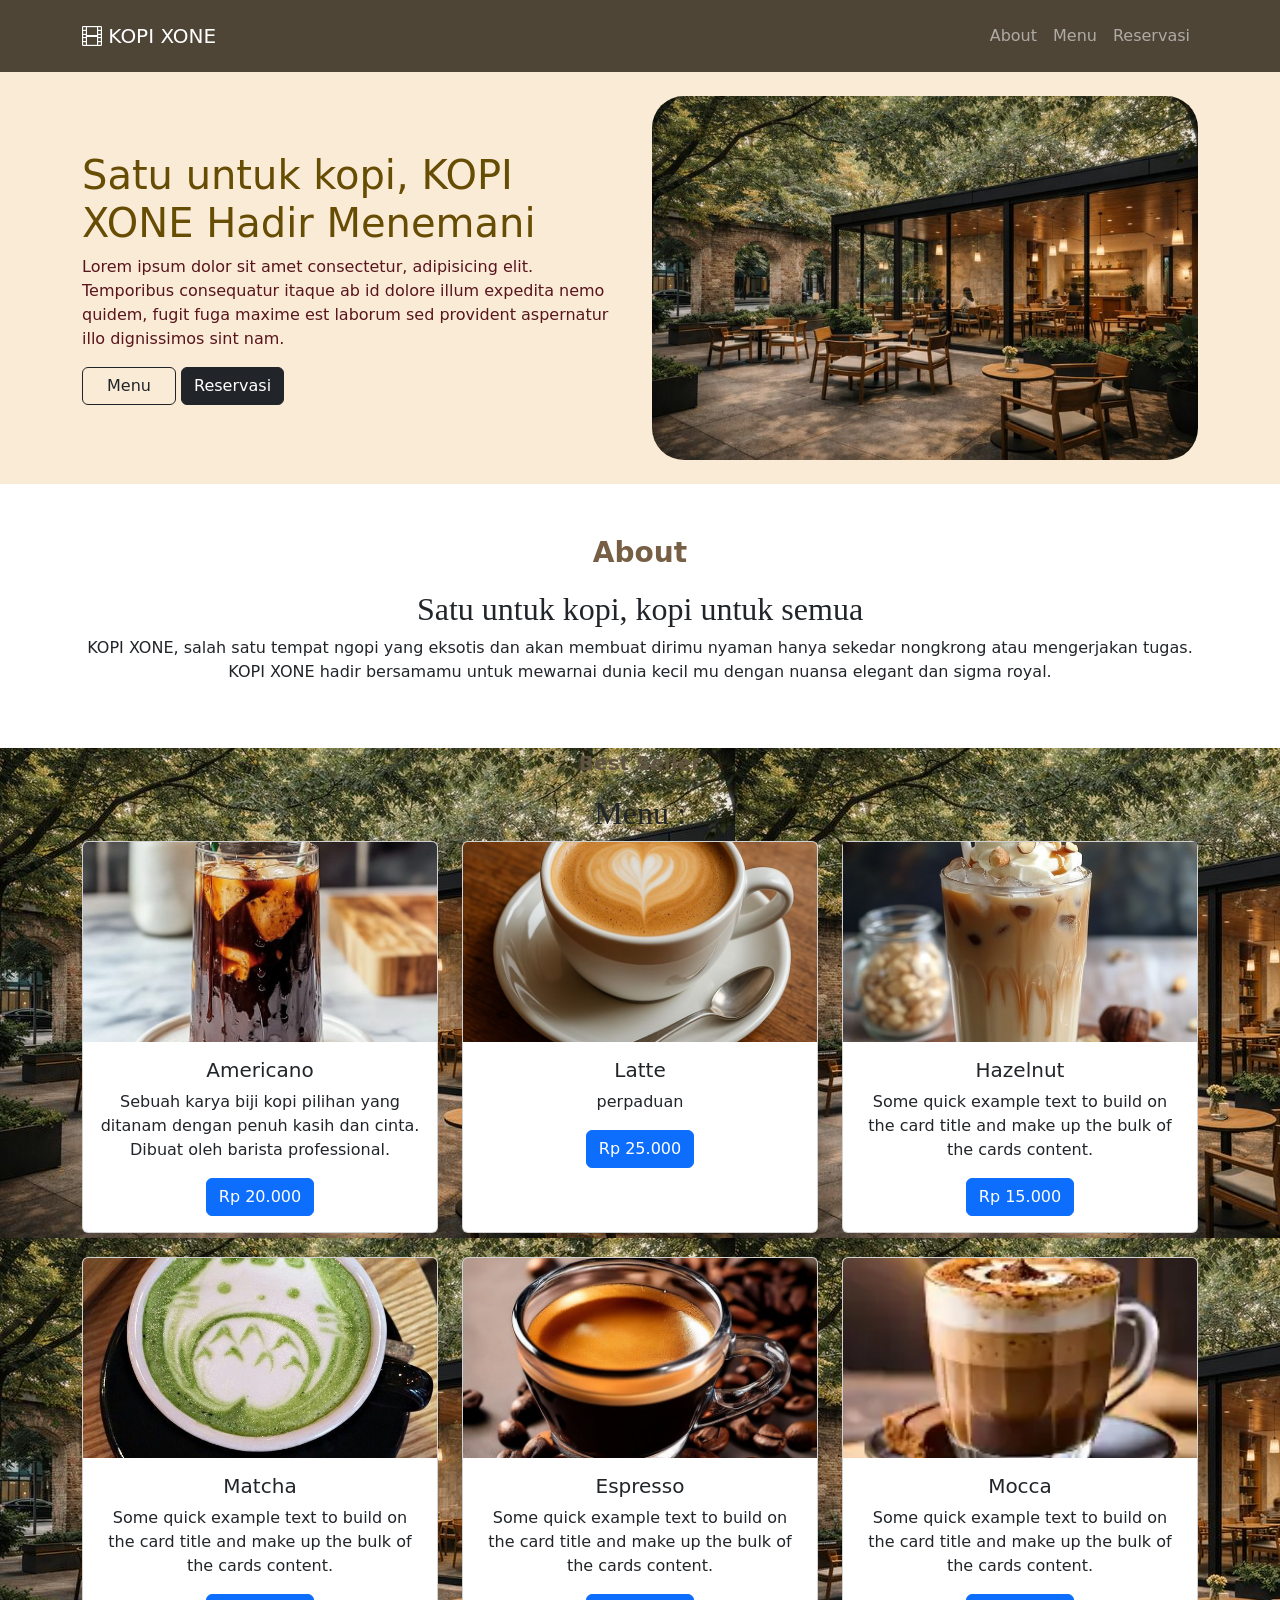
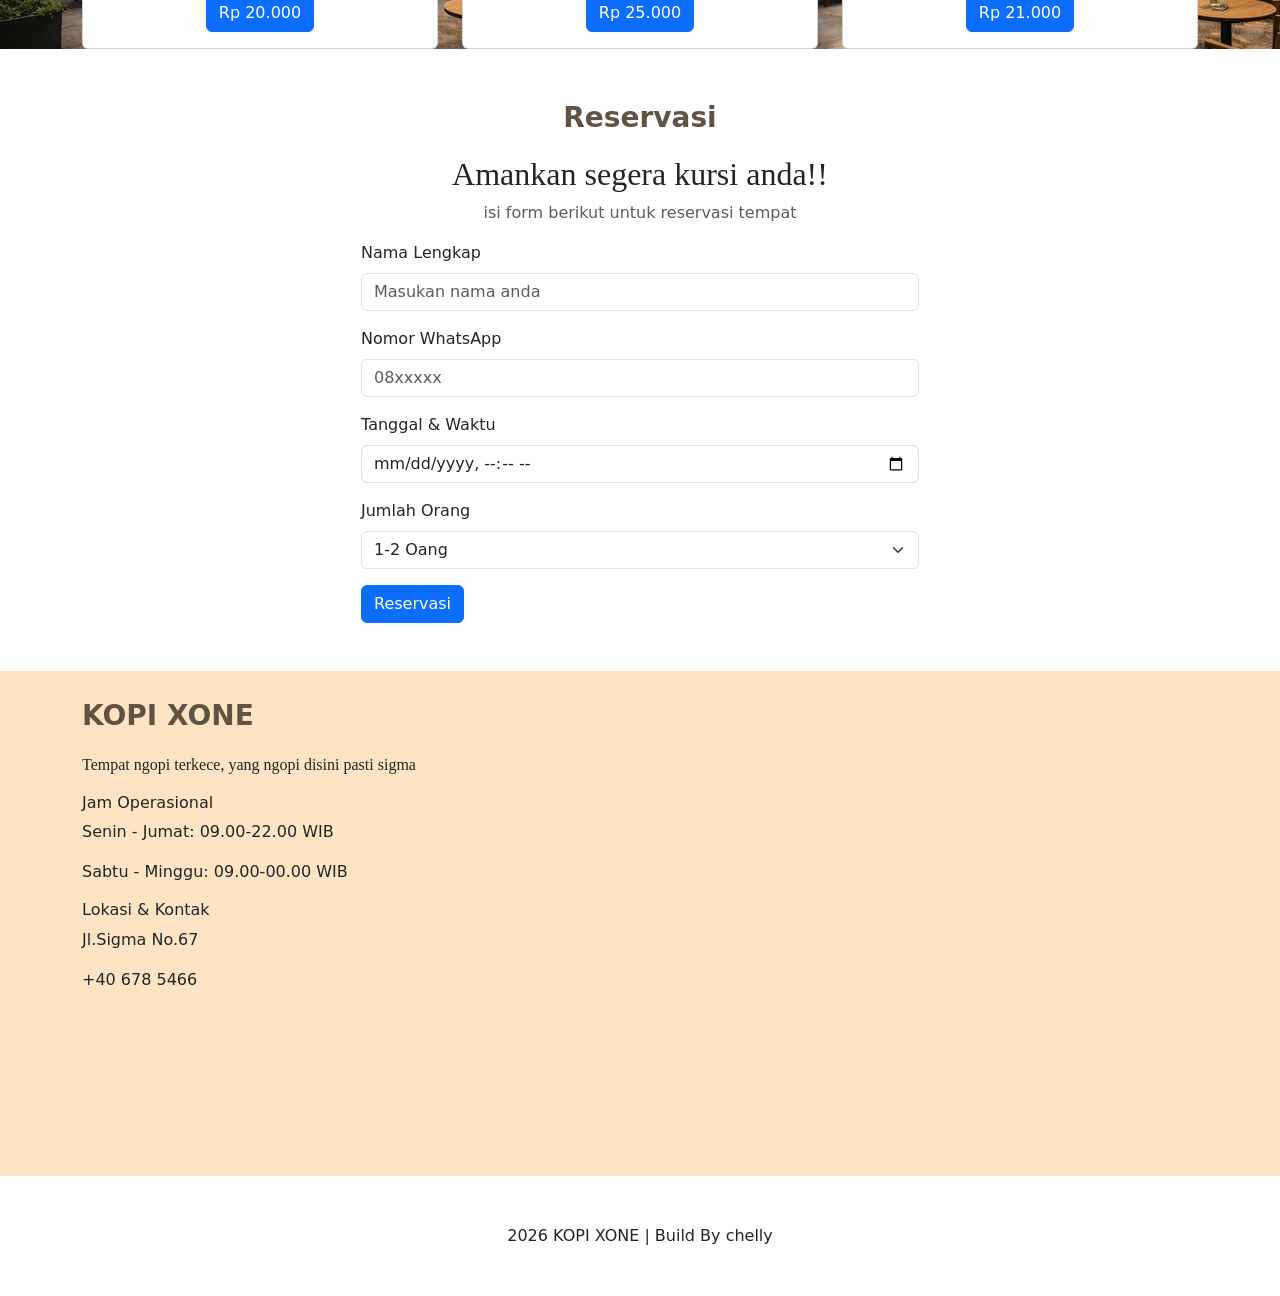
<file: index.html>
<!doctype html>
<html lang="en">
  <head>
    <meta charset="utf-8" />
    <meta name="viewport" content="width=device-width, initial-scale=1" />
    <title>Bootstrap demo</title>
    <link
      href="https://cdn.jsdelivr.net/npm/bootstrap@5.3.8/dist/css/bootstrap.min.css"
      rel="stylesheet"
      integrity="sha384-sRIl4kxILFvY47J16cr9ZwB07vP4J8+LH7qKQnuqkuIAvNWLzeN8tE5YBujZqJLB"
      crossorigin="anonymous"
    />
    <!-- icon -->
    <link
      rel="stylesheet"
      href="https://cdn.jsdelivr.net/npm/bootstrap-icons@1.13.1/font/bootstrap-icons.min.css"
    />
  </head>
  <body>
    <!-- navbar -->
    <nav style="background-color: rgb(78, 69, 55);" class="navbar navbar-expand-lg py-3" data-bs-theme="dark">
      <div class="container">
        <a class="navbar-brand" href="#">
          <i class="bi bi-film"></i> KOPI XONE</a
        >
        <button
          class="navbar-toggler"
          type="button"
          data-bs-toggle="collapse"
          data-bs-target="#navbarNav"
          aria-controls="navbarNav"
          aria-expanded="false"
          aria-label="Toggle navigation"
        >
          <span class="navbar-toggler-icon"></span>
        </button>
        <div class="collapse navbar-collapse" id="navbarNav">
          <ul class="navbar-nav ms-auto">
            <li class="nav-item">
              <a class="nav-link" href="#about">About</a>
            </li>
            <li class="nav-item">
              <a class="nav-link" href="#menu">Menu</a>
            </li>
            <li class="nav-item">
              <a class="nav-link" href="#reservasi">Reservasi</a>
            </li>
          </ul>
        </div>
      </div>
    </nav>

    <section style="background-color: antiquewhite" class="hero">
      <div class="container py-4">
        <div class="row align-items-center g-4">
          <div class="col-md">
            <h1 class="text-warning-emphasis">Satu untuk kopi, KOPI XONE Hadir Menemani</h1>
            <p class="text-danger-emphasis">
              Lorem ipsum dolor sit amet consectetur, adipisicing elit.
              Temporibus consequatur itaque ab id dolore illum expedita nemo
              quidem, fugit fuga maxime est laborum sed provident aspernatur
              illo dignissimos sint nam.
            </p>
            <div>
              <a href="#menu" class="btn btn-outline-dark px-4 py2">
                Menu
              </a>
              <a href="#reservasi" class="btn btn-dark">Reservasi</a>
            </div>
          </div>
          <div class="col-md">
            <img
              src="Silent Dialogue Café.jpg"
              width="100%"
              class="rounded-5"
            />
          </div>
        </div>
      </div>
    </section>

    <!-- about -->
    <section id="about" style="background-size: cover" class="About py-5">
      <div class="container text-center">
        <p style="color: rgb(119, 95, 69)" class="fw-bold fs-3">About</p>
        <h2 style="font-family: serif">Satu untuk kopi, kopi untuk semua</h2>
        <p>KOPI XONE, salah satu tempat ngopi yang eksotis dan akan membuat dirimu nyaman hanya sekedar nongkrong atau mengerjakan tugas. KOPI XONE hadir bersamamu untuk mewarnai dunia kecil mu dengan nuansa elegant dan sigma royal.</p>
      </div>
    </section>

    <!-- menu -->
    <section id="menu" style="background-image: url(&quot;Silent\ Dialogue\ Café.jpg&quot;)"
      class="Menu"
    >
      <div class="container text-center">
        <p style="color: rgb(97, 83, 68)" class="fw-bold fs-5">Best Seller</p>
        <h2 style="font-family: serif">Menu :</h2>

        <!-- kolom menu -->
        <div class="row g-4">
          <div class="col-md-4">
            <div class="card h-100">
              <img
                src="Iced Americano iced coffee drink.jpg"
                class="card-img-top"
                style="object-fit: cover; height: 200px"
              />
              <div class="card-body">
                <h5 class="card-title">Americano</h5>
                <p class="card-text">
                  Sebuah karya biji kopi pilihan yang ditanam dengan penuh kasih dan cinta. Dibuat oleh barista professional.
                </p>
                <a class="btn btn-primary">Rp 20.000</a>
              </div>
            </div>
          </div>

          <div class="col-md-4">
            <div class="card h-100">
              <img
                src="Café au Lait - Coffee Class.jpg"
                class="card-img-top"
                style="object-fit: cover; height: 200px"
              />
              <div class="card-body">
                <h5 class="card-title">Latte</h5>
                <p class="card-text">
                  perpaduan
                </p>
                <a class="btn btn-primary">Rp 25.000</a>
              </div>
            </div>
          </div>

          <div class="col-md-4">
            <div class="card h-100">
              <img
                src="Hazelnut Latte.jpg"
                class="card-img-gittop"
                style="object-fit: cover; height: 200px"
              />
              <div class="card-body">
                <h5 class="card-title">Hazelnut</h5>
                <p class="card-text">
                  Some quick example text to build on the card title and make up
                  the bulk of the cards content.
                </p>
                <a class="btn btn-primary">Rp 15.000</a>
              </div>
            </div>
          </div>

          <div class="col-md-4">
            <div class="card h-100">
              <img
                src="macha.jpg"
                class="card-img-top"
                style="object-fit: cover; height: 200px"
              />
              <div class="card-body">
                <h5 class="card-title">Matcha</h5>
                <p class="card-text">
                  Some quick example text to build on the card title and make up
                  the bulk of the cards content.
                </p>
                <a class="btn btn-primary">Rp 20.000</a>
              </div>
            </div>
          </div>

          <div class="col-md-4">
            <div class="card h-100">
              <img
                src="Espresso High Strength Professional Flavouring_.jpg"
                class="card-img-top"
                style="object-fit: cover; height: 200px"
              />
              <div class="card-body">
                <h5 class="card-title">Espresso</h5>
                <p class="card-text">
                  Some quick example text to build on the card title and make up
                  the bulk of the cards content.
                </p>
                <a class="btn btn-primary">Rp 25.000</a>
              </div>
            </div>
          </div>

          <div class="col-md-4">
            <div class="card h-100">
              <img
                src="mocca.webp"
                class="card-img-top"
                style="object-fit: cover; height: 200px"
              />
              <div class="card-body">
                <h5 class="card-title">Mocca</h5>
                <p class="card-text">
                  Some quick example text to build on the card title and make up
                  the bulk of the cards content.
                </p>
                <a class="btn btn-primary">Rp 21.000</a>
              </div>
            </div>
          </div>
        </div>
      </div>
    </section>

    <!-- reservasi -->
    <section id="reservasi" class="Reservasi py-5">
      <div class="container">
        <p style="color: rgb(97, 83, 68)" class="fw-bold fs-3 text-center">
          Reservasi
        </p>
        <h2 style="font-family: serif" class="text-center">
          Amankan segera kursi anda!!
        </h2>
        <p class="text-muted fs-6 mb-3 text-center">
          isi form berikut untuk reservasi tempat
        </p>

        <form class="m-auto col-6">
          <!-- nama -->
          <div class="mb-3">
            <label for="exampleFormControlInput1" class="form-label"
              >Nama Lengkap</label
            >
            <input
              type="text"
              class="form-control"
              id="exampleFormControlInput1"
              placeholder="Masukan nama anda"
            />
          </div>

          <!-- no wa -->
          <div class="mb-3">
            <label for="exampleFormControlInput1" class="form-label"
              >Nomor WhatsApp</label
            >
            <input
              type="Number"
              class="form-control"
              id="exampleFormControlInput1"
              placeholder="08xxxxx"
            />
          </div>

          <!-- tanggal dan waktu -->
          <div class="mb-3">
            <label for="exampleFormControlInput1" class="form-label"
              >Tanggal & Waktu</label
            >
            <input
              type="datetime-local"
              class="form-control"
              id="exampleFormControlInput1"
            />
          </div>

          <!-- jumlah -->
          <div class="mb-3">
            <label for="exampleFormControlInput1" class="form-label"
              >Jumlah Orang</label
            >
            <select class="form-select" aria-label="Default select example">
              <option value="1">1-2 Oang</option>
              <option value="2">3-4 Orang</option>
              <option value="3">Lebih dari 5 Orang</option>
            </select>
          </div>
          <button type="submit" class="btn btn-primary">Reservasi</button>
        </form>
      </div>
    </section>

    <section style="background-color: bisque;" class="lokasi py-4">
      <div class="container">
        <div class="row">
          <div class="col-md-4">
            <p style="color: rgb(97, 83, 68)" class="fw-bold fs-3">KOPI XONE</p>
            <p style="font-family: serif">
              Tempat ngopi terkece, yang ngopi disini pasti sigma
            </p>
            <h6>Jam Operasional</h6>
            <p>Senin - Jumat: 09.00-22.00 WIB</p>
            <p>Sabtu - Minggu: 09.00-00.00 WIB</p>
            <h6>Lokasi & Kontak</h6>
            <p>Jl.Sigma No.67</p>
            <P>+40 678 5466</P>
          </div>
          <div class="col-md-8">
            <div class="">
              <iframe src="https://www.google.com/maps/embed?pb=!1m18!1m12!1m3!1d31623.787160278596!2d110.34526348114014!3d-7.792641445413678!2m3!1f0!2f0!3f0!3m2!1i1024!2i768!4f13.1!3m3!1m2!1s0x2e7a59a09badba5f%3A0x143793e2164c82d7!2sMalioboro%20Yogyakarta%20Indonesia!5e0!3m2!1sid!2sid!4v1789627300835!5m2!1sid!2sid" width="100%" height="450" style="border:0; border-radius: 20px;" allowfullscreen="" loading="lazy" referrerpolicy="strict-origin-when-cross-origin"></iframe>
          </div>
        </div>
      </div>
    </section>

    <!-- footer -->
    <footer class="py-5 text-center">
      <div>
        2026 KOPI XONE | Build By chelly
      </div>
    </footer>
    <!-- js -->
    <script
      src="https://cdn.jsdelivr.net/npm/bootstrap@5.3.8/dist/js/bootstrap.bundle.min.js"
      integrity="sha384-FKyoEForCGlyvwx9Hj09JcYn3nv7wiPVlz7YYwJrWVcXK/BmnVDxM+D2scQbITxI"
      crossorigin="anonymous"
    ></script>
  </body>
</html>
</file>
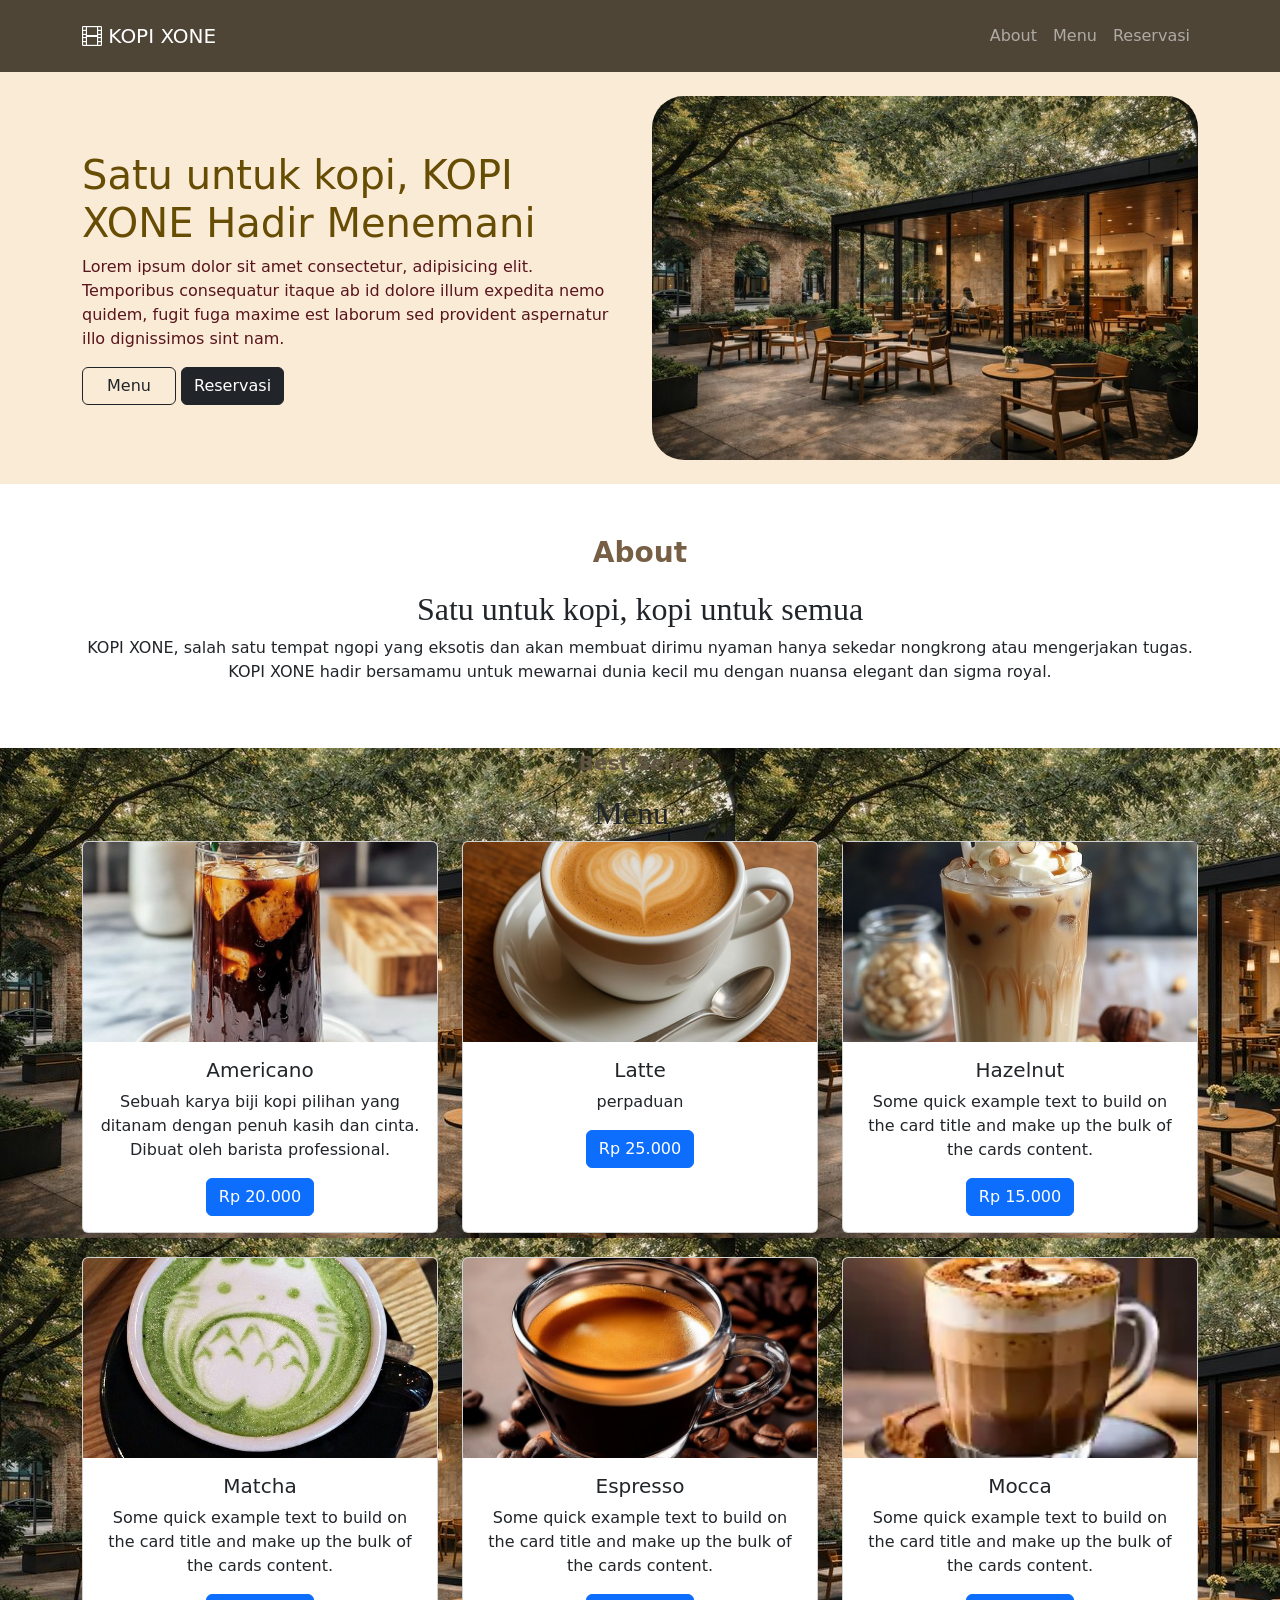
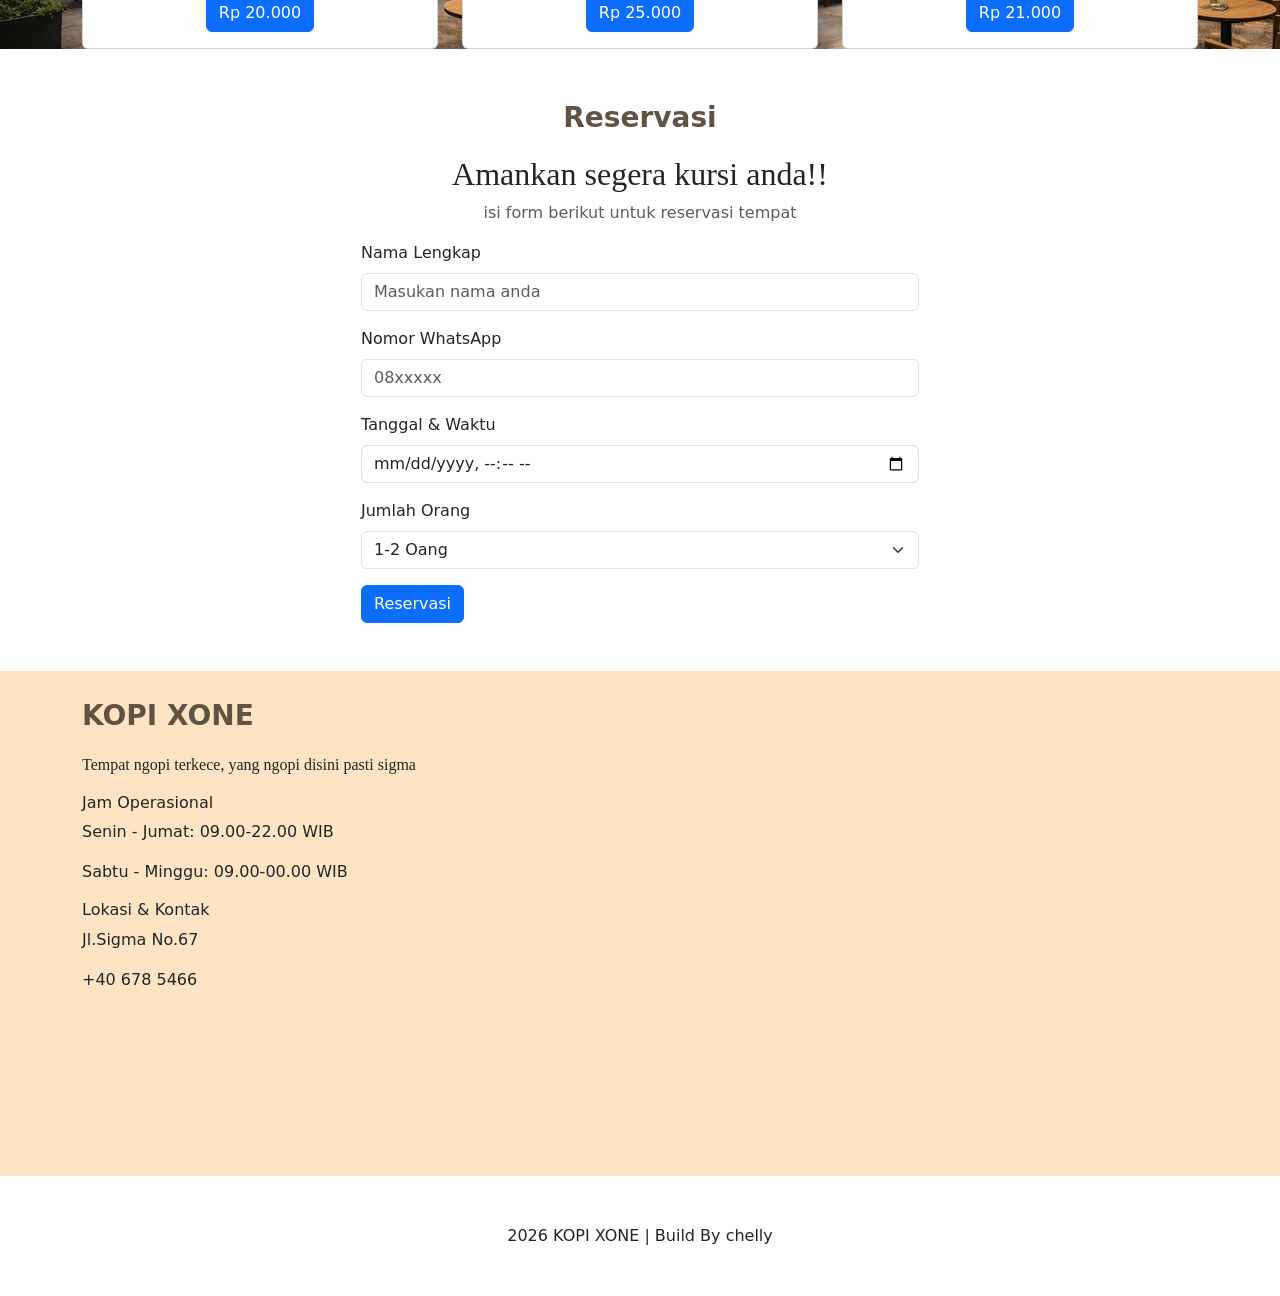
<file: bootstrap/index.html>
<!doctype html>
<html lang="en">
  <head>
    <meta charset="utf-8" />
    <meta name="viewport" content="width=device-width, initial-scale=1" />
    <title>Bootstrap demo</title>
    <link
      href="https://cdn.jsdelivr.net/npm/bootstrap@5.3.8/dist/css/bootstrap.min.css"
      rel="stylesheet"
      integrity="sha384-sRIl4kxILFvY47J16cr9ZwB07vP4J8+LH7qKQnuqkuIAvNWLzeN8tE5YBujZqJLB"
      crossorigin="anonymous"
    />
    <!-- icon -->
    <link
      rel="stylesheet"
      href="https://cdn.jsdelivr.net/npm/bootstrap-icons@1.13.1/font/bootstrap-icons.min.css"
    />
  </head>
  <body>
    <!-- navbar -->
    <nav style="background-color: rgb(78, 69, 55);" class="navbar navbar-expand-lg py-3" data-bs-theme="dark">
      <div class="container">
        <a class="navbar-brand" href="#">
          <i class="bi bi-film"></i> KOPI XONE</a
        >
        <button
          class="navbar-toggler"
          type="button"
          data-bs-toggle="collapse"
          data-bs-target="#navbarNav"
          aria-controls="navbarNav"
          aria-expanded="false"
          aria-label="Toggle navigation"
        >
          <span class="navbar-toggler-icon"></span>
        </button>
        <div class="collapse navbar-collapse" id="navbarNav">
          <ul class="navbar-nav ms-auto">
            <li class="nav-item">
              <a class="nav-link" href="#about">About</a>
            </li>
            <li class="nav-item">
              <a class="nav-link" href="#menu">Menu</a>
            </li>
            <li class="nav-item">
              <a class="nav-link" href="#reservasi">Reservasi</a>
            </li>
          </ul>
        </div>
      </div>
    </nav>

    <section style="background-color: antiquewhite" class="hero">
      <div class="container py-4">
        <div class="row align-items-center g-4">
          <div class="col-md">
            <h1 class="text-warning-emphasis">Satu untuk kopi, KOPI XONE Hadir Menemani</h1>
            <p class="text-danger-emphasis">
              Lorem ipsum dolor sit amet consectetur, adipisicing elit.
              Temporibus consequatur itaque ab id dolore illum expedita nemo
              quidem, fugit fuga maxime est laborum sed provident aspernatur
              illo dignissimos sint nam.
            </p>
            <div>
              <a href="#menu" class="btn btn-outline-dark px-4 py2">
                Menu
              </a>
              <a href="#reservasi" class="btn btn-dark">Reservasi</a>
            </div>
          </div>
          <div class="col-md">
            <img
              src="Silent Dialogue Café.jpg"
              width="100%"
              class="rounded-5"
            />
          </div>
        </div>
      </div>
    </section>

    <!-- about -->
    <section id="about" style="background-size: cover" class="About py-5">
      <div class="container text-center">
        <p style="color: rgb(119, 95, 69)" class="fw-bold fs-3">About</p>
        <h2 style="font-family: serif">Satu untuk kopi, kopi untuk semua</h2>
        <p>KOPI XONE, salah satu tempat ngopi yang eksotis dan akan membuat dirimu nyaman hanya sekedar nongkrong atau mengerjakan tugas. KOPI XONE hadir bersamamu untuk mewarnai dunia kecil mu dengan nuansa elegant dan sigma royal.</p>
      </div>
    </section>

    <!-- menu -->
    <section id="menu" style="background-image: url(&quot;Silent\ Dialogue\ Café.jpg&quot;)"
      class="Menu"
    >
      <div class="container text-center">
        <p style="color: rgb(97, 83, 68)" class="fw-bold fs-5">Best Seller</p>
        <h2 style="font-family: serif">Menu :</h2>

        <!-- kolom menu -->
        <div class="row g-4">
          <div class="col-md-4">
            <div class="card h-100">
              <img
                src="Iced Americano iced coffee drink.jpg"
                class="card-img-top"
                style="object-fit: cover; height: 200px"
              />
              <div class="card-body">
                <h5 class="card-title">Americano</h5>
                <p class="card-text">
                  Sebuah karya biji kopi pilihan yang ditanam dengan penuh kasih dan cinta. Dibuat oleh barista professional.
                </p>
                <a class="btn btn-primary">Rp 20.000</a>
              </div>
            </div>
          </div>

          <div class="col-md-4">
            <div class="card h-100">
              <img
                src="Café au Lait - Coffee Class.jpg"
                class="card-img-top"
                style="object-fit: cover; height: 200px"
              />
              <div class="card-body">
                <h5 class="card-title">Latte</h5>
                <p class="card-text">
                  perpaduan
                </p>
                <a class="btn btn-primary">Rp 25.000</a>
              </div>
            </div>
          </div>

          <div class="col-md-4">
            <div class="card h-100">
              <img
                src="Hazelnut Latte.jpg"
                class="card-img-gittop"
                style="object-fit: cover; height: 200px"
              />
              <div class="card-body">
                <h5 class="card-title">Hazelnut</h5>
                <p class="card-text">
                  Some quick example text to build on the card title and make up
                  the bulk of the cards content.
                </p>
                <a class="btn btn-primary">Rp 15.000</a>
              </div>
            </div>
          </div>

          <div class="col-md-4">
            <div class="card h-100">
              <img
                src="macha.jpg"
                class="card-img-top"
                style="object-fit: cover; height: 200px"
              />
              <div class="card-body">
                <h5 class="card-title">Matcha</h5>
                <p class="card-text">
                  Some quick example text to build on the card title and make up
                  the bulk of the cards content.
                </p>
                <a class="btn btn-primary">Rp 20.000</a>
              </div>
            </div>
          </div>

          <div class="col-md-4">
            <div class="card h-100">
              <img
                src="Espresso High Strength Professional Flavouring_.jpg"
                class="card-img-top"
                style="object-fit: cover; height: 200px"
              />
              <div class="card-body">
                <h5 class="card-title">Espresso</h5>
                <p class="card-text">
                  Some quick example text to build on the card title and make up
                  the bulk of the cards content.
                </p>
                <a class="btn btn-primary">Rp 25.000</a>
              </div>
            </div>
          </div>

          <div class="col-md-4">
            <div class="card h-100">
              <img
                src="mocca.webp"
                class="card-img-top"
                style="object-fit: cover; height: 200px"
              />
              <div class="card-body">
                <h5 class="card-title">Mocca</h5>
                <p class="card-text">
                  Some quick example text to build on the card title and make up
                  the bulk of the cards content.
                </p>
                <a class="btn btn-primary">Rp 21.000</a>
              </div>
            </div>
          </div>
        </div>
      </div>
    </section>

    <!-- reservasi -->
    <section id="reservasi" class="Reservasi py-5">
      <div class="container">
        <p style="color: rgb(97, 83, 68)" class="fw-bold fs-3 text-center">
          Reservasi
        </p>
        <h2 style="font-family: serif" class="text-center">
          Amankan segera kursi anda!!
        </h2>
        <p class="text-muted fs-6 mb-3 text-center">
          isi form berikut untuk reservasi tempat
        </p>

        <form class="m-auto col-6">
          <!-- nama -->
          <div class="mb-3">
            <label for="exampleFormControlInput1" class="form-label"
              >Nama Lengkap</label
            >
            <input
              type="text"
              class="form-control"
              id="exampleFormControlInput1"
              placeholder="Masukan nama anda"
            />
          </div>

          <!-- no wa -->
          <div class="mb-3">
            <label for="exampleFormControlInput1" class="form-label"
              >Nomor WhatsApp</label
            >
            <input
              type="Number"
              class="form-control"
              id="exampleFormControlInput1"
              placeholder="08xxxxx"
            />
          </div>

          <!-- tanggal dan waktu -->
          <div class="mb-3">
            <label for="exampleFormControlInput1" class="form-label"
              >Tanggal & Waktu</label
            >
            <input
              type="datetime-local"
              class="form-control"
              id="exampleFormControlInput1"
            />
          </div>

          <!-- jumlah -->
          <div class="mb-3">
            <label for="exampleFormControlInput1" class="form-label"
              >Jumlah Orang</label
            >
            <select class="form-select" aria-label="Default select example">
              <option value="1">1-2 Oang</option>
              <option value="2">3-4 Orang</option>
              <option value="3">Lebih dari 5 Orang</option>
            </select>
          </div>
          <button type="submit" class="btn btn-primary">Reservasi</button>
        </form>
      </div>
    </section>

    <section style="background-color: bisque;" class="lokasi py-4">
      <div class="container">
        <div class="row">
          <div class="col-md-4">
            <p style="color: rgb(97, 83, 68)" class="fw-bold fs-3">KOPI XONE</p>
            <p style="font-family: serif">
              Tempat ngopi terkece, yang ngopi disini pasti sigma
            </p>
            <h6>Jam Operasional</h6>
            <p>Senin - Jumat: 09.00-22.00 WIB</p>
            <p>Sabtu - Minggu: 09.00-00.00 WIB</p>
            <h6>Lokasi & Kontak</h6>
            <p>Jl.Sigma No.67</p>
            <P>+40 678 5466</P>
          </div>
          <div class="col-md-8">
            <div class="">
              <iframe src="https://www.google.com/maps/embed?pb=!1m18!1m12!1m3!1d31623.787160278596!2d110.34526348114014!3d-7.792641445413678!2m3!1f0!2f0!3f0!3m2!1i1024!2i768!4f13.1!3m3!1m2!1s0x2e7a59a09badba5f%3A0x143793e2164c82d7!2sMalioboro%20Yogyakarta%20Indonesia!5e0!3m2!1sid!2sid!4v1789627300835!5m2!1sid!2sid" width="100%" height="450" style="border:0; border-radius: 20px;" allowfullscreen="" loading="lazy" referrerpolicy="strict-origin-when-cross-origin"></iframe>
          </div>
        </div>
      </div>
    </section>

    <!-- footer -->
    <footer class="py-5 text-center">
      <div>
        2026 KOPI XONE | Build By chelly
      </div>
    </footer>
    <!-- js -->
    <script
      src="https://cdn.jsdelivr.net/npm/bootstrap@5.3.8/dist/js/bootstrap.bundle.min.js"
      integrity="sha384-FKyoEForCGlyvwx9Hj09JcYn3nv7wiPVlz7YYwJrWVcXK/BmnVDxM+D2scQbITxI"
      crossorigin="anonymous"
    ></script>
  </body>
</html>
</file>
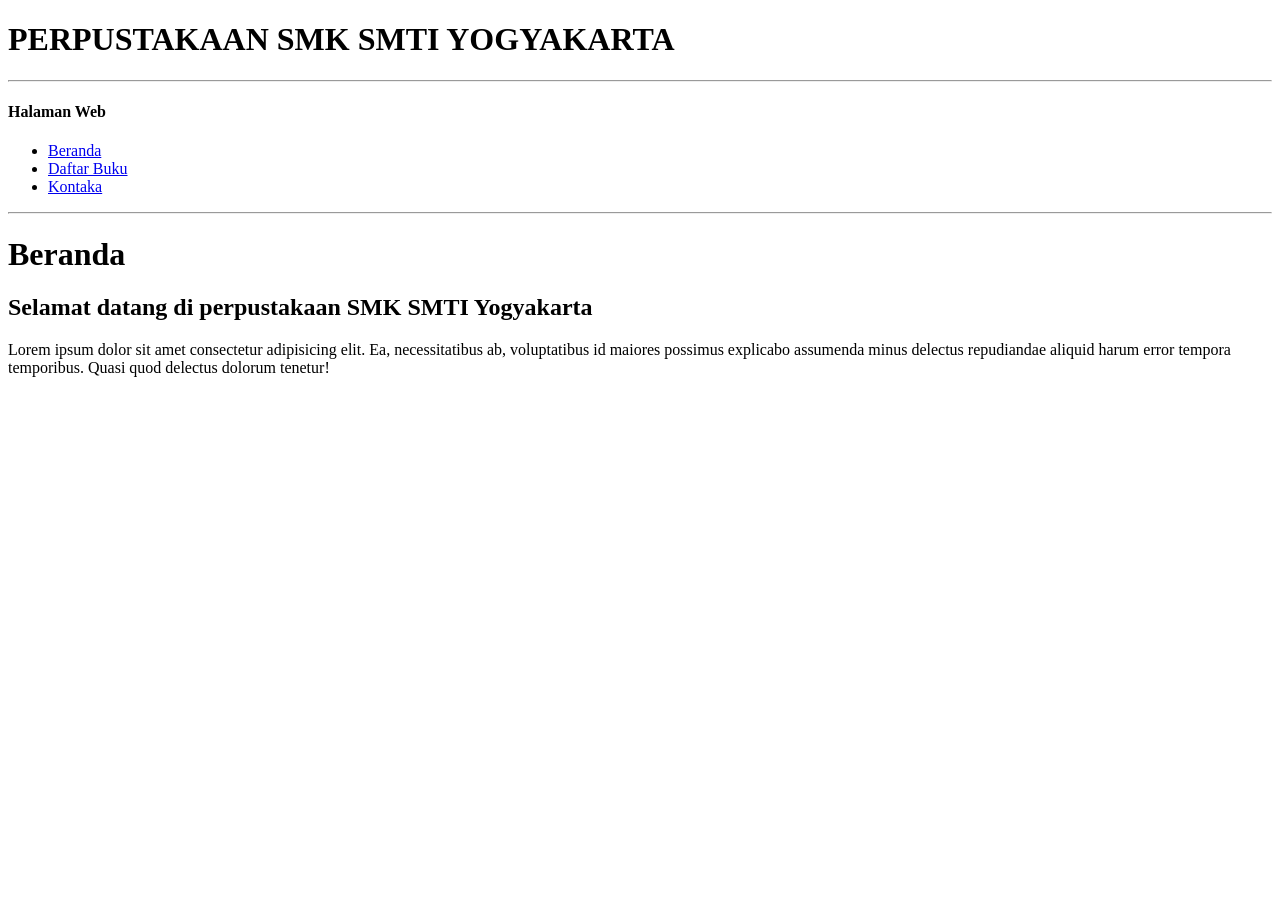
<file: projek perpustakaan/index.html>
<!doctype html>
<html lang="en">
  <head>
    <meta charset="UTF-8" />
    <meta name="viewport" content="width=device-width, initial-scale=1.0" />
    <title>Perpustakaan</title>
  </head>
  <body>
    <div>
      <h1>PERPUSTAKAAN SMK SMTI YOGYAKARTA</h1>
      <hr />
      <h4>Halaman Web</h4>
      <ul>
        <li><a href="index.html">Beranda</a></li>
        <li><a href="daftar_buku.html">Daftar Buku</a></li>
        <li><a href="kontak.html">Kontaka</a></li>
      </ul>
      <hr />

      <h1>Beranda</h1>
      <h2>Selamat datang di perpustakaan SMK SMTI Yogyakarta</h2>
      <p>
        Lorem ipsum dolor sit amet consectetur adipisicing elit. Ea,
        necessitatibus ab, voluptatibus id maiores possimus explicabo assumenda
        minus delectus repudiandae aliquid harum error tempora temporibus. Quasi
        quod delectus dolorum tenetur!
      </p>
    </div>
  </body>
</html>
</file>
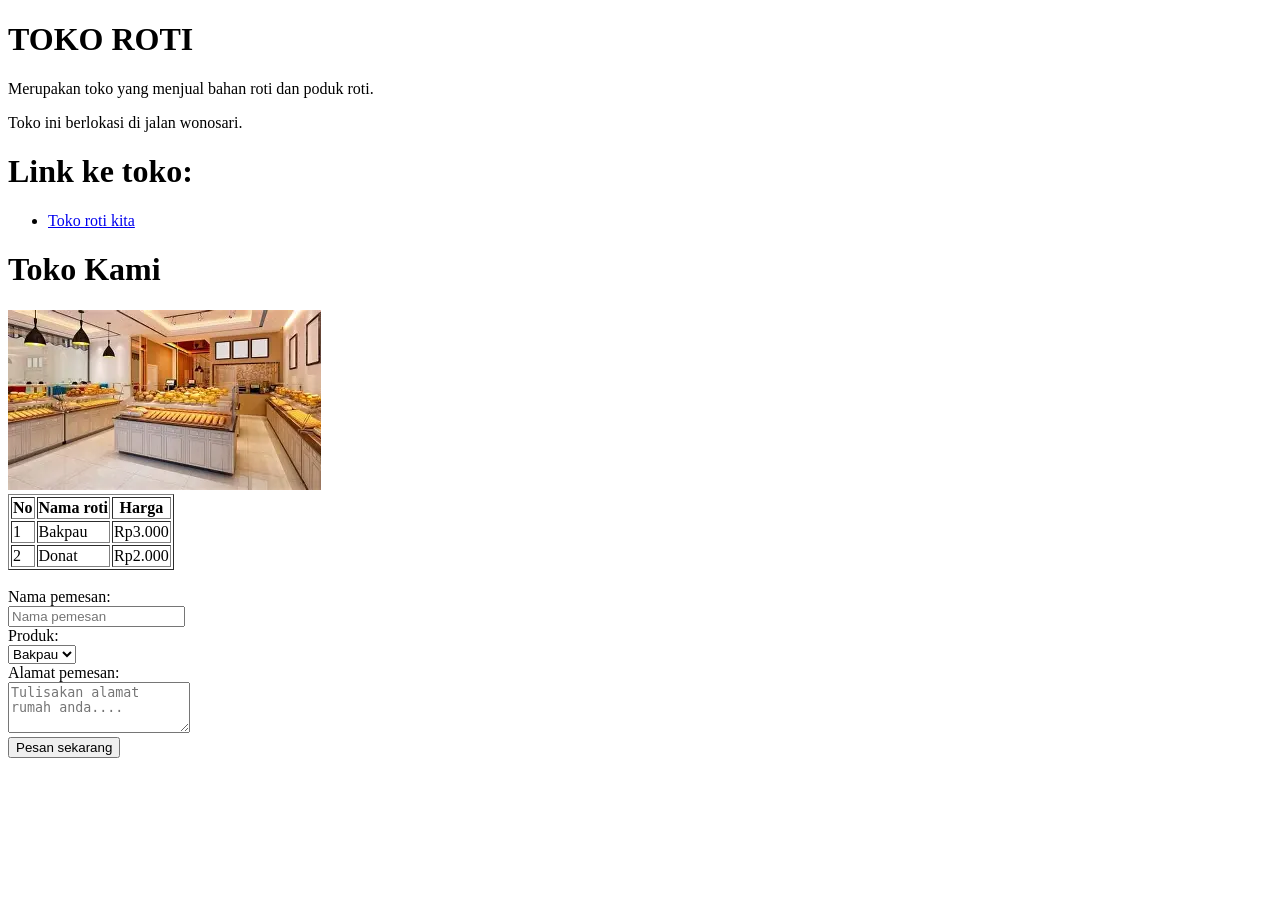
<file: latihan_headling.html>
<!doctype html>
<html lang="en">
  <head>
    <meta charset="UTF-8" />
    <meta name="viewport" content="width=device-width, initial-scale=1.0" />
    <title>Coba-coba</title>
  </head>
  <body>
    <h1>TOKO ROTI</h1>
    <p>Merupakan toko yang menjual bahan roti dan poduk roti.</p>
    <p>Toko ini berlokasi di jalan wonosari.</p>

    <h1>Link ke toko:</h1>
    <ul>
      <li>
        <a href="https://www.hollandbakery.co.id/" target="_blank"
          >Toko roti kita</a
        >
      </li>
    </ul>
    <h1>Toko Kami</h1>
    <img src="toko.jpg.webp" widt="300" />

    <table border="1">
      <thead>
        <tr>
          <th>No</th>
          <th>Nama roti</th>
          <th>Harga</th>
        </tr>
      </thead>
      <tbody>
        <tr>
          <td>1</td>
          <td>Bakpau</td>
          <td>Rp3.000</td>
        </tr>
        <tr>
          <td>2</td>
          <td>Donat</td>
          <td>Rp2.000</td>
        </tr>
      </tbody>
    </table>
    <br />

    <label>Nama pemesan:</label><br />
    <input type="text" placeholder="Nama pemesan" /><br />
    <label>Produk:</label><br />
    <select name="Produk">
      <option>Bakpau</option>
      <option>Donat</option></select
    ><br />

    <label>Alamat pemesan:</label><br />
    <textarea rows="3" placeholder="Tulisakan alamat rumah anda...."></textarea
    ><br />

    <button type="sumbit">Pesan sekarang</button>
  </body>
</html>
</file>
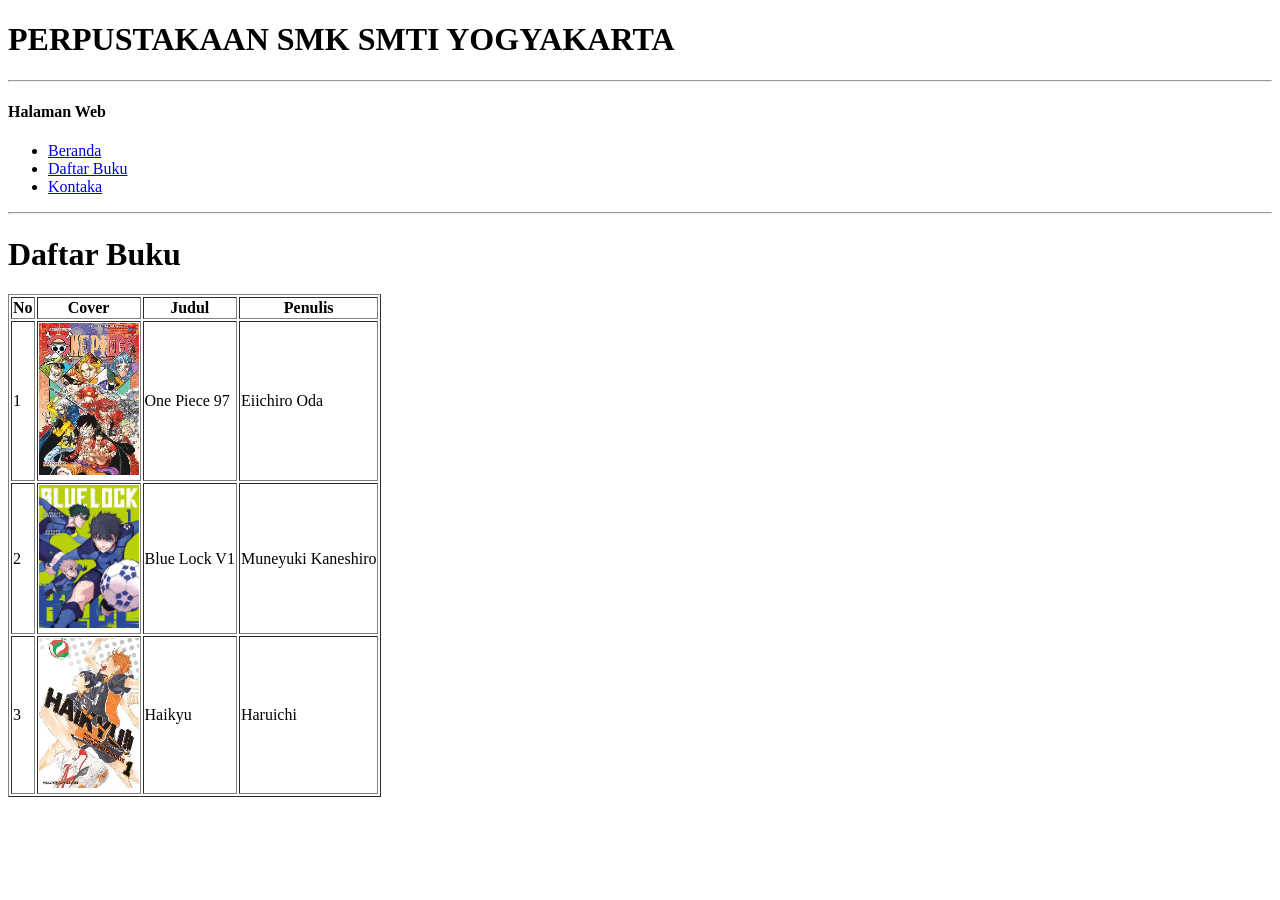
<file: projek perpustakaan/daftar_buku.html>
<!doctype html>
<html lang="en">
  <head>
    <meta charset="UTF-8" />
    <meta name="viewport" content="width=device-width, initial-scale=1.0" />
    <title>Perpustakaan</title>
  </head>
  <body>
    <div>
      <h1>PERPUSTAKAAN SMK SMTI YOGYAKARTA</h1>
      <hr />
      <h4>Halaman Web</h4>
      <ul>
        <li><a href="index.html">Beranda</a></li>
        <li><a href="daftar_buku.html">Daftar Buku</a></li>
        <li><a href="kontak.html">Kontaka</a></li>
      </ul>
      <hr />

      <h1>Daftar Buku</h1>
      <table border="1">
        <thead>
          <tr>
            <th>No</th>
            <th>Cover</th>
            <th>Judul</th>
            <th>Penulis</th>
          </tr>
        </thead>
        <tbody>
          <tr>
            <td>1</td>
            <td><img src="cover onepiece.webp" alt="" width="100px" /></td>
            <td>One Piece 97</td>
            <td>Eiichiro Oda</td>
          </tr>
          <tr>
            <td>2</td>
            <td><img src="cover bluelock.webp" alt="" width="100px" /></td>
            <td>Blue Lock V1</td>
            <td>Muneyuki Kaneshiro</td>
          </tr>
          <tr>
            <td>3</td>
            <td><img src="haikyu.webp" alt="" width="100px" /></td>
            <td>Haikyu</td>
            <td>Haruichi</td>
          </tr>
        </tbody>
      </table>
    </div>
  </body>
</html>
</file>
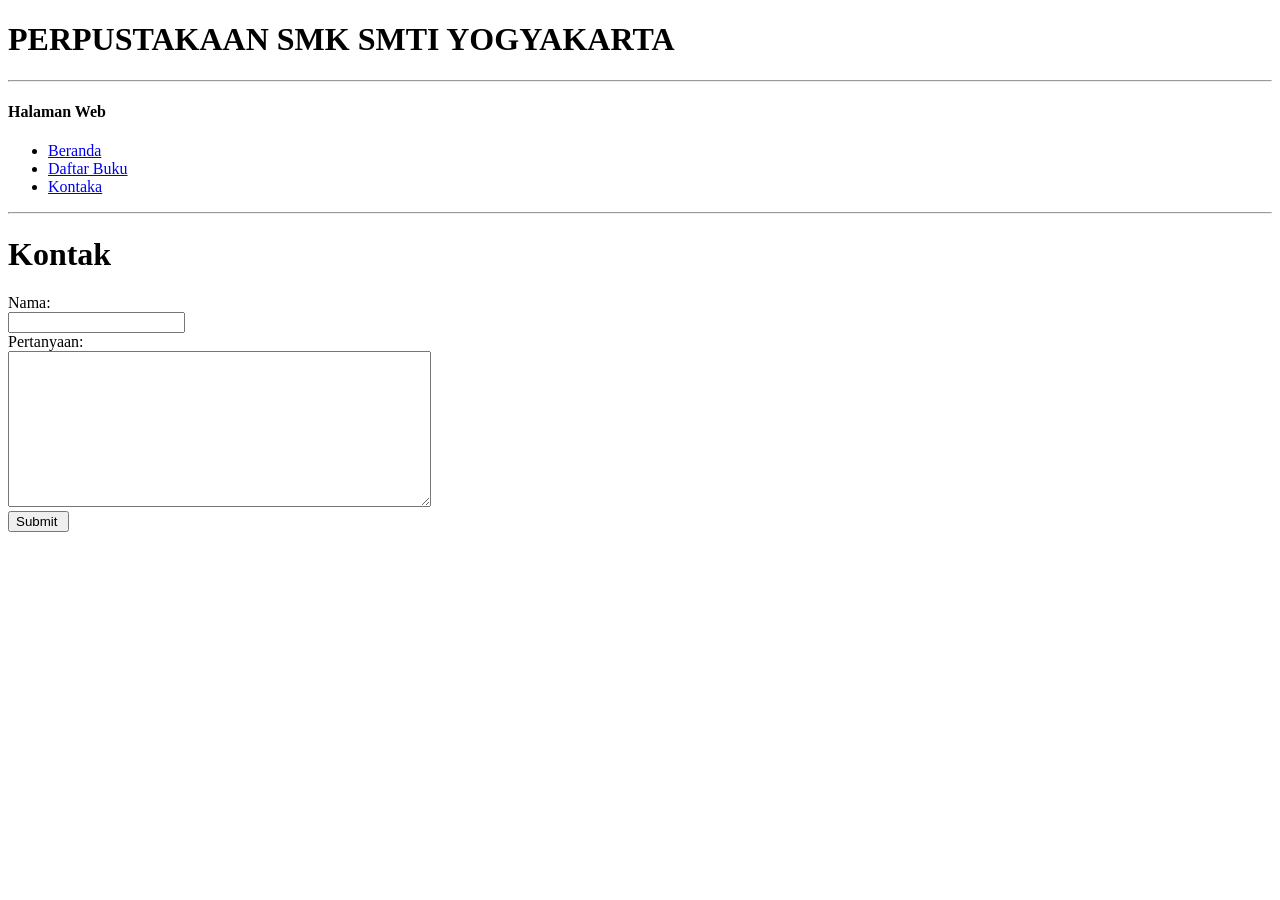
<file: projek perpustakaan/kontak.html>
<!doctype html>
<html lang="en">
  <head>
    <meta charset="UTF-8" />
    <meta name="viewport" content="width=device-width, initial-scale=1.0" />
    <title>Perpustakaan</title>
  </head>
  <body>
    <div>
      <h1>PERPUSTAKAAN SMK SMTI YOGYAKARTA</h1>
      <hr />
      <h4>Halaman Web</h4>
      <ul>
        <li><a href="index.html">Beranda</a></li>
        <li><a href="daftar_buku.html">Daftar Buku</a></li>
        <li><a href="kontak.html">Kontaka</a></li>
      </ul>
      <hr />

      <h1>Kontak</h1>
      <form action="">
        <label for="name">Nama:</label><br />
        <input type="text" id="name" /><br />
        <label for="tanya">Pertanyaan:</label><br />
        <textarea name="tanya" id="tanya" cols="50" rows="10"></textarea><br />
        <input type="button" value="Submit " />
      </form>
    </div>
  </body>
</html>
</file>
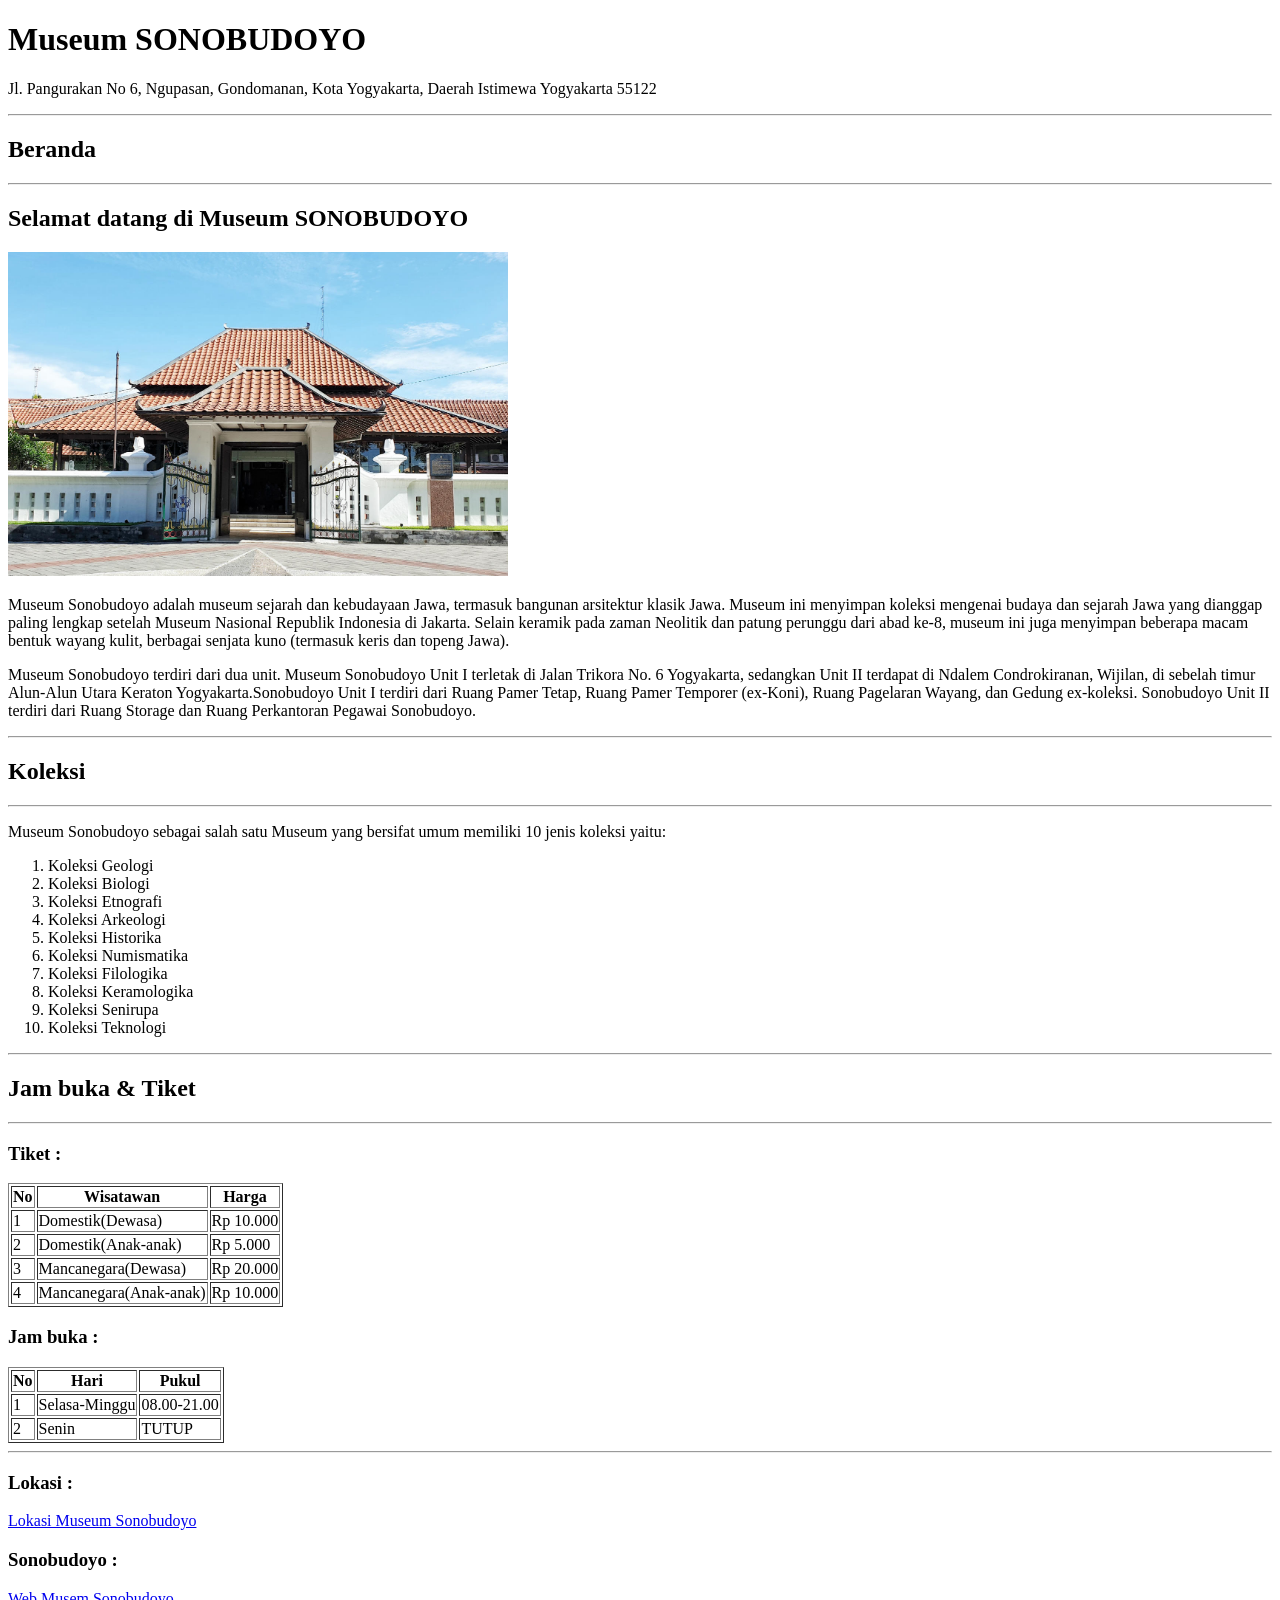
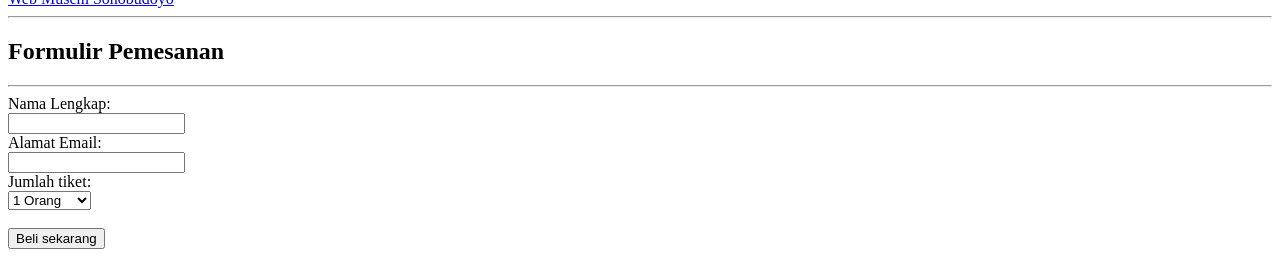
<file: Study kasus1/museum.html>
<!doctype html>
<html lang="en">
  <head>
    <meta charset="UTF-8" />
    <meta name="viewport" content="width=device-width, initial-scale=1.0" />
    <title>Wisata Jogja</title>
  </head>
  <body>
    <div>
      <h1>Museum SONOBUDOYO</h1>
      <p>
        Jl. Pangurakan No 6, Ngupasan, Gondomanan, Kota Yogyakarta, Daerah
        Istimewa Yogyakarta 55122
      </p>
      <hr />
      <h2>Beranda</h2>
      <hr />
      <h2>Selamat datang di Museum SONOBUDOYO</h2>
      <img src="sonobudoyo.jpg" alt="museum" width="500px" />
      <p>
        Museum Sonobudoyo adalah museum sejarah dan kebudayaan Jawa, termasuk
        bangunan arsitektur klasik Jawa. Museum ini menyimpan koleksi mengenai
        budaya dan sejarah Jawa yang dianggap paling lengkap setelah Museum
        Nasional Republik Indonesia di Jakarta. Selain keramik pada zaman
        Neolitik dan patung perunggu dari abad ke-8, museum ini juga menyimpan
        beberapa macam bentuk wayang kulit, berbagai senjata kuno (termasuk
        keris dan topeng Jawa).
      </p>
      <p>
        Museum Sonobudoyo terdiri dari dua unit. Museum Sonobudoyo Unit I
        terletak di Jalan Trikora No. 6 Yogyakarta, sedangkan Unit II terdapat
        di Ndalem Condrokiranan, Wijilan, di sebelah timur Alun-Alun Utara
        Keraton Yogyakarta.Sonobudoyo Unit I terdiri dari Ruang Pamer Tetap,
        Ruang Pamer Temporer (ex-Koni), Ruang Pagelaran Wayang, dan Gedung
        ex-koleksi. Sonobudoyo Unit II terdiri dari Ruang Storage dan Ruang
        Perkantoran Pegawai Sonobudoyo.
      </p>
      <hr />
      <h2>Koleksi</h2>
      <hr />
      <p>
        Museum Sonobudoyo sebagai salah satu Museum yang bersifat umum memiliki
        10 jenis koleksi yaitu:
      </p>
      <ol>
        <li>Koleksi Geologi</li>
        <li>Koleksi Biologi</li>
        <li>Koleksi Etnografi</li>
        <li>Koleksi Arkeologi</li>
        <li>Koleksi Historika</li>
        <li>Koleksi Numismatika</li>
        <li>Koleksi Filologika</li>
        <li>Koleksi Keramologika</li>
        <li>Koleksi Senirupa</li>
        <li>Koleksi Teknologi</li>
      </ol>
      <hr />
      <h2>Jam buka & Tiket</h2>
      <hr />

      <h3>Tiket :</h3>
      <table border="1">
        <thead>
          <tr>
            <th>No</th>
            <th>Wisatawan</th>
            <th>Harga</th>
          </tr>
        </thead>
        <tbody>
          <tr>
            <td>1</td>
            <td>Domestik(Dewasa)</td>
            <td>Rp 10.000</td>
          </tr>
          <tr>
            <td>2</td>
            <td>Domestik(Anak-anak)</td>
            <td>Rp 5.000</td>
          </tr>
          <tr>
            <td>3</td>
            <td>Mancanegara(Dewasa)</td>
            <td>Rp 20.000</td>
          </tr>
          <tr>
            <td>4</td>
            <td>Mancanegara(Anak-anak)</td>
            <td>Rp 10.000</td>
          </tr>
        </tbody>
      </table>

      <h3>Jam buka :</h3>
      <table border="1">
        <thead>
          <tr>
            <th>No</th>
            <th>Hari</th>
            <th>Pukul</th>
          </tr>
        </thead>
        <tbody>
          <tr>
            <td>1</td>
            <td>Selasa-Minggu</td>
            <td>08.00-21.00</td>
          </tr>
          <tr>
            <td>2</td>
            <td>Senin</td>
            <td>TUTUP</td>
          </tr>
        </tbody>
      </table>
      <hr />
      <h3>Lokasi :</h3>
      <a
        href="https://www.bing.com/maps/search?FORM=HDRSC6&style=r&ss=id.ypid%3AD30542A55E0579AE&q=Museum+Sonobudoyo+Unit+I"
        target="_blank"
        >Lokasi Museum Sonobudoyo</a
      >

      <h3>Sonobudoyo :</h3>
      <a href="https://sonobudoyo.jogjaprov.go.id/id/" target="_blank"
        >Web Musem Sonobudoyo</a
      >
      <hr />
      <h2>Formulir Pemesanan</h2>
      <hr />
      <form action="">
        <label for="name">Nama Lengkap:</label><br />
        <input type="text" id="name" /><br />

        <label for="alamat">Alamat Email:</label><br />
        <input type="text" id="alamat" /><br />

        <label>Jumlah tiket:</label><br />
        <select name="Jumlah tiket">
          <option>1 Orang</option>
          <option>2-3 Orang</option>
          <option>4-7 Orang</option></select
        ><br /><br />
        <button type="submit">Beli sekarang</button>
      </form>
    </div>
  </body>
</html>
</file>
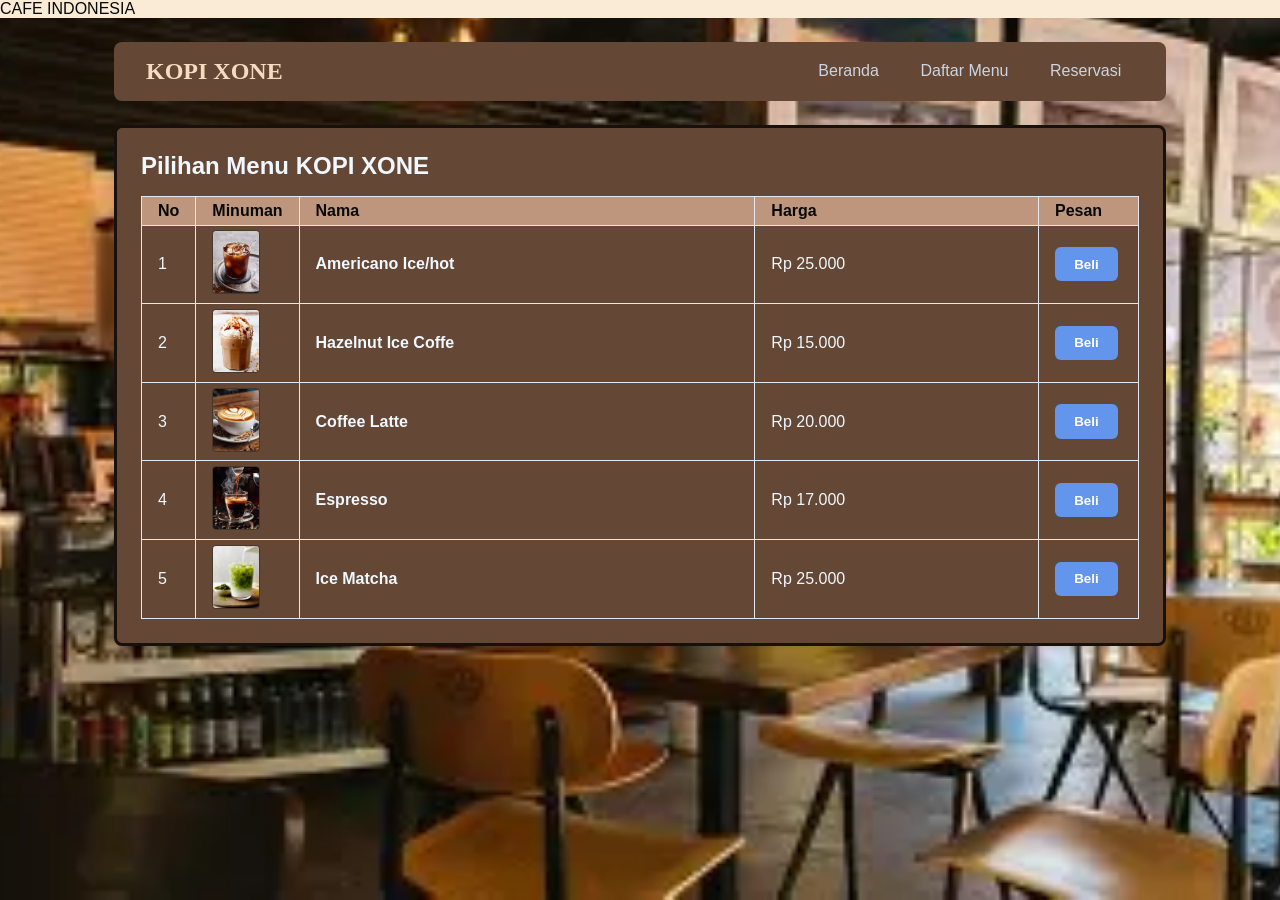
<file: study kasus2/daftar.html>
<!doctype html>
<html lang="en">
  <head>
    <meta charset="UTF-8" />
    <meta name="viewport" content="width=device-width, initial-scale=1.0" />
    <title>Cafe</title>
    <link rel="stylesheet" href="desain.css" />

    <div class="kotak-respon">CAFE INDONESIA</div>
  </head>

  <body>
    <div class="container">
      <nav class="navbar">
        <div class="brand">KOPI XONE</div>
        <ul class="nav-links">
          <li><a href="home.html">Beranda</a></li>
          <li><a href="daftar.html">Daftar Menu</a></li>
          <li><a href="kontak.html">Reservasi</a></li>
        </ul>
      </nav>
      <div class="card">
        <h2>Pilihan Menu KOPI XONE</h2>
        <table class="table-custom">
          <thead>
            <tr>
              <th class="text-center" style="width: 50px">No</th>
              <th class="text-center" style="width: 80px">Minuman</th>
              <th>Nama</th>
              <th>Harga</th>
              <th class="text-center" style="width: 100px">Pesan</th>
            </tr>
          </thead>
          <tbody>
            <tr>
              <td class="text-center">1</td>
              <td class="text-center">
                <img src="americano.webp" alt="americano" class="img-cover" />
              </td>
              <td><strong>Americano Ice/hot</strong></td>
              <td>Rp 25.000</td>
              <td class="text-center">
                <button class="btn-primary">Beli</button>
              </td>
            </tr>
            <tr>
              <td class="text-center">2</td>
              <td class="text-center">
                <img src="hazelnut.webp" alt="hazelnut" class="img-cover" />
              </td>
              <td><strong>Hazelnut Ice Coffe</strong></td>
              <td>Rp 15.000</td>
              <td class="text-center">
                <button class="btn-primary">Beli</button>
              </td>
            </tr>
            <tr>
              <td class="text-center">3</td>
              <td class="text-center">
                <img src="latte.webp" alt="latte" class="img-cover" />
              </td>
              <td><strong>Coffee Latte</strong></td>
              <td>Rp 20.000</td>
              <td class="text-center">
                <button class="btn-primary">Beli</button>
              </td>
            </tr>
            <tr>
              <td class="text-center">4</td>
              <td class="text-center">
                <img src="espresso.webp" alt="espresso" class="img-cover" />
              </td>
              <td><strong>Espresso</strong></td>
              <td>Rp 17.000</td>
              <td class="text-center">
                <button class="btn-primary">Beli</button>
              </td>
            </tr>
            <tr>
              <td class="text-center">5</td>
              <td class="text-center">
                <img src="matcha.webp" alt="matcha" class="img-cover" />
              </td>
              <td><strong>Ice Matcha</strong></td>
              <td>Rp 25.000</td>
              <td class="text-center">
                <button class="btn-primary">Beli</button>
              </td>
            </tr>
          </tbody>
        </table>
      </div>
    </div>
  </body>
</html>
</file>
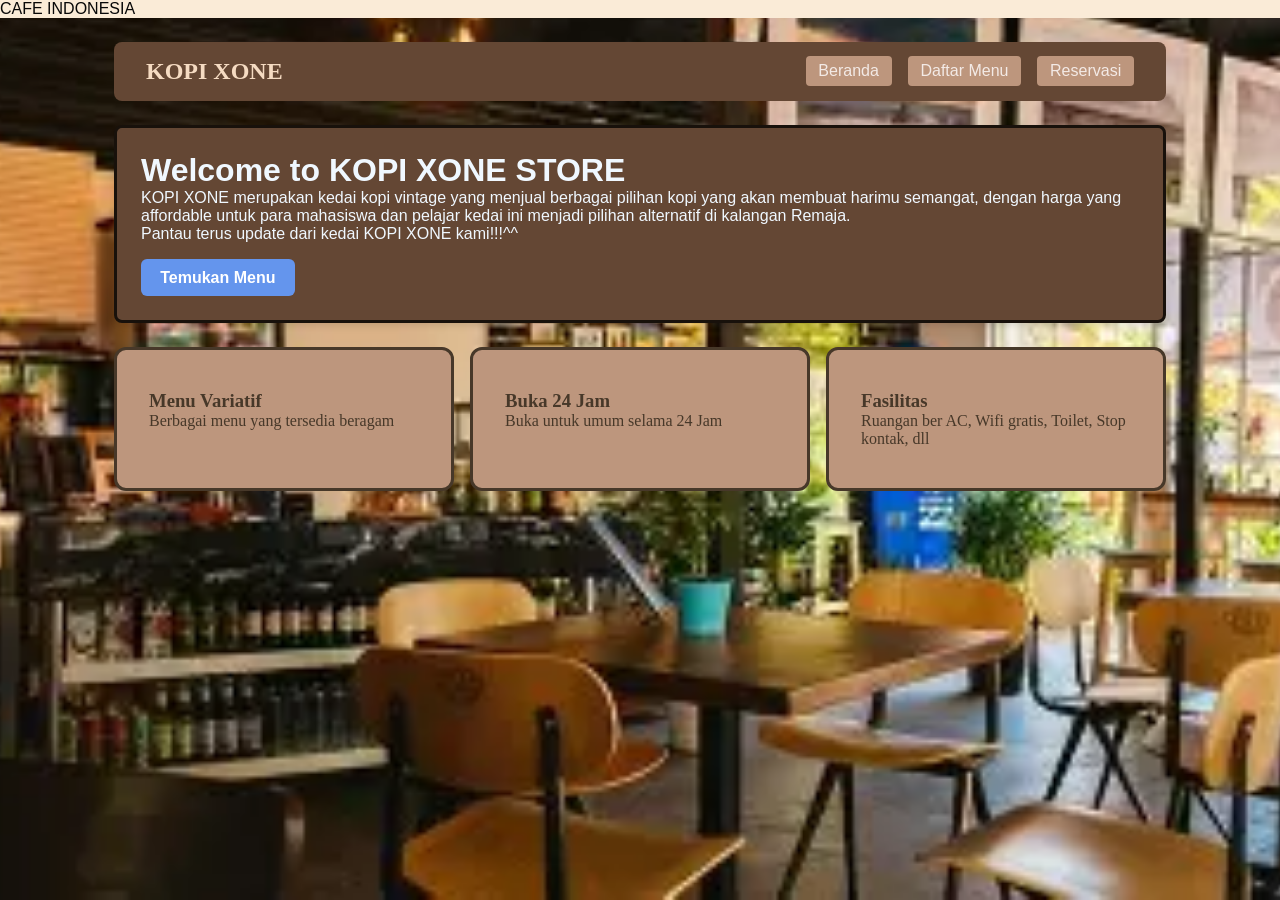
<file: study kasus2/home.html>
<!doctype html>
<html lang="en">
  <head>
    <meta charset="UTF-8" />
    <meta name="viewport" content="width=device-width, initial-scale=1.0" />
    <title>Cafe</title>
    <link rel="stylesheet" href="desain.css" />
    <div class="kotak-respon">CAFE INDONESIA</div>
  </head>

  <body>
    <div class="container">
      <nav class="navbar">
        <div class="brand">KOPI XONE</div>
        <ul class="nav-links">
          <li><a href="home.html" class="active">Beranda</a></li>
          <li><a href="daftar.html" class="active">Daftar Menu</a></li>
          <li><a href="kontak.html" class="active">Reservasi</a></li>
        </ul>
      </nav>
      <div class="card">
        <h1>Welcome to KOPI XONE STORE</h1>
        <p>
          KOPI XONE merupakan kedai kopi vintage yang menjual berbagai pilihan
          kopi yang akan membuat harimu semangat, dengan harga yang affordable
          untuk para mahasiswa dan pelajar kedai ini menjadi pilihan alternatif
          di kalangan Remaja.
        </p>
        <p>Pantau terus update dari kedai KOPI XONE kami!!!^^</p>
        <a
          href="daftar.html"
          class="btn-primary"
          style="display: inline-block; margin-top: 1rem; text-decoration: none"
          >Temukan Menu</a
        >
      </div>
      <div class="grid-3">
        <div class="hero">
          <h3>Menu Variatif</h3>
          <p>Berbagai menu yang tersedia beragam</p>
        </div>
        <div class="hero">
          <h3>Buka 24 Jam</h3>
          <p>Buka untuk umum selama 24 Jam</p>
        </div>
        <div class="hero">
          <h3>Fasilitas</h3>
          <p>Ruangan ber AC, Wifi gratis, Toilet, Stop kontak, dll</p>
        </div>
      </div>
    </div>
  </body>
</html>
</file>
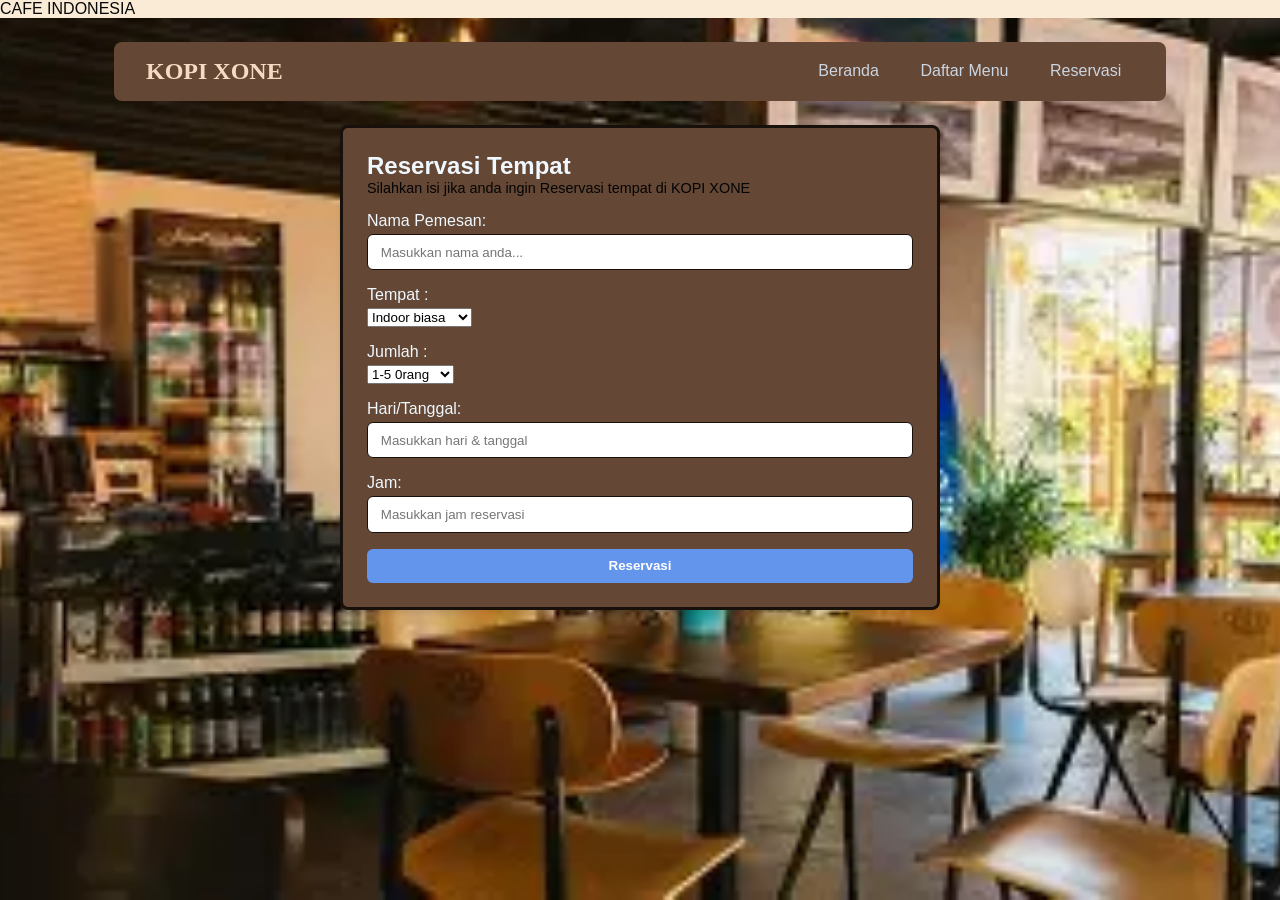
<file: study kasus2/kontak.html>
<!doctype html>
<html lang="en">
  <head>
    <meta charset="UTF-8" />
    <meta name="viewport" content="width=device-width, initial-scale=1.0" />
    <title>Cafe</title>
    <link rel="stylesheet" href="desain.css" />
    <div class="kotak-respon">CAFE INDONESIA</div>
  </head>

  <body>
    <div class="container">
      <nav class="navbar">
        <div class="brand">KOPI XONE</div>
        <ul class="nav-links">
          <li><a href="home.html">Beranda</a></li>
          <li><a href="daftar.html">Daftar Menu</a></li>
          <li><a href="kontak.html">Reservasi</a></li>
        </ul>
      </nav>
      <div class="card" style="max-width: 600px; margin: 0 auto">
        <h2>Reservasi Tempat</h2>
        <p style="color: #040405; margin-bottom: 1rem; font-size: 0.9rem">
          Silahkan isi jika anda ingin Reservasi tempat di KOPI XONE
        </p>
        <form>
          <div class="form-group">
            <label>Nama Pemesan:</label>
            <input
              type="text"
              placeholder="Masukkan nama anda..."
              class="form-control"
            />
          </div>
          <div class="form-group">
            <label>Tempat :</label>
            <select name="tempat">
              <option>Indoor biasa</option>
              <option>Indoor ber AC</option>
              <option>Outdoor</option>
            </select>
          </div>
          <div class="form-group">
            <label>Jumlah :</label>
            <select name="tempat">
              <option>1-5 0rang</option>
              <option>6-10 orang</option>
              <option>>20 orang</option>
            </select>
          </div>
          <div class="form-group">
            <label>Hari/Tanggal:</label>
            <input
              type="text"
              placeholder="Masukkan hari & tanggal"
              class="form-control"
            />
          </div>
          <div class="form-group">
            <label>Jam:</label>
            <input
              type="text"
              placeholder="Masukkan jam reservasi"
              class="form-control"
            />
          </div>
          <button type="submit" class="btn-primary" style="width: 100%">
            Reservasi
          </button>
        </form>
      </div>
    </div>
  </body>
</html>
</file>
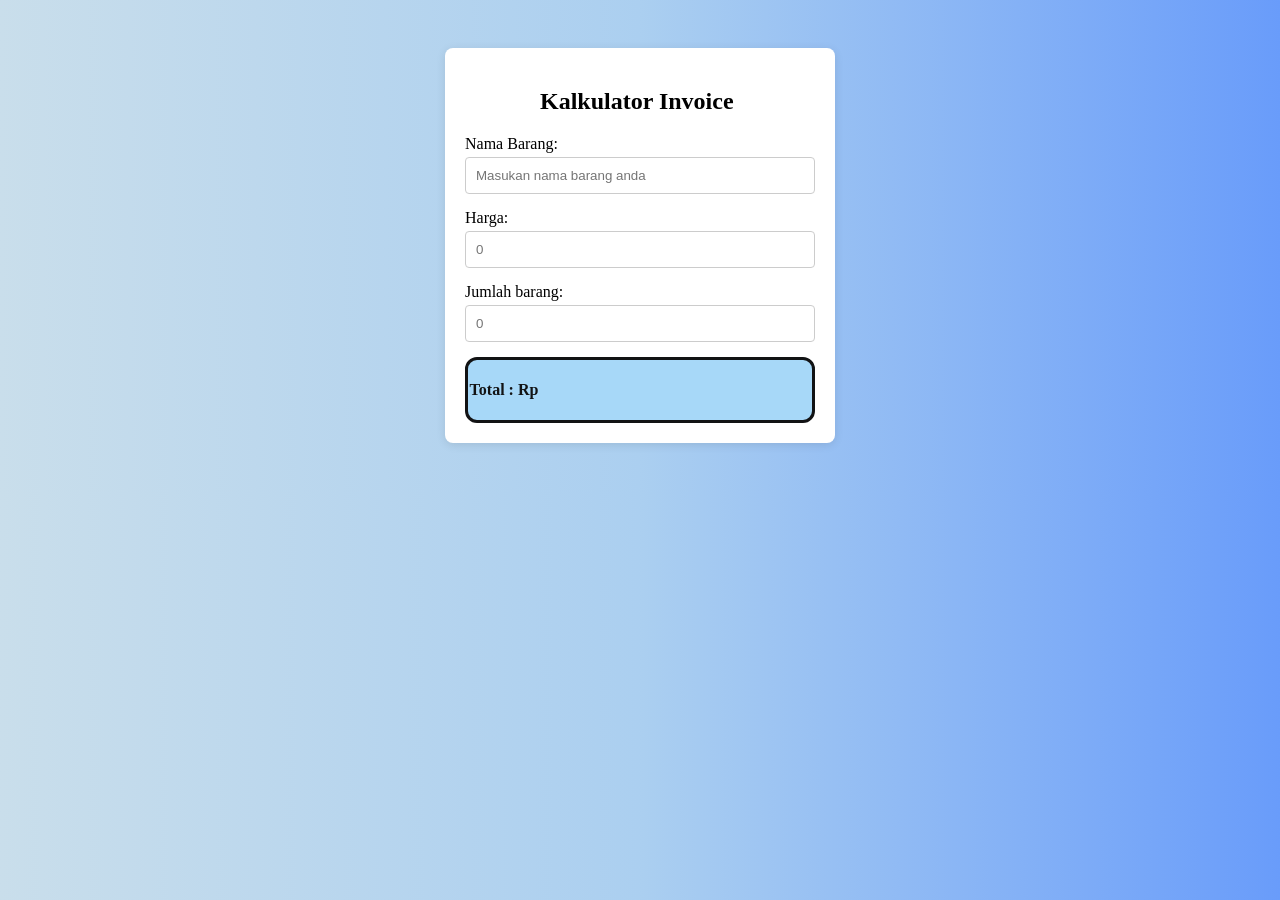
<file: Study kasus3/coba2.html>
<!doctype html>
<html lang="en">
  <head>
    <meta charset="UTF-8" />
    <meta name="viewport" content="width=device-width, initial-scale=1.0" />
    <title>Kalkulator</title>
    <link rel="stylesheet" href="desain.css" />
  </head>
  <body>
    <div class="container">
      <h2 class="judul">Kalkulator Invoice</h2>

      <div class="form-group">
        <label>Nama Barang:</label>
        <input type="text" placeholder="Masukan nama barang anda" />
      </div>

      <div class="form-group">
        <label>Harga:</label>
        <input type="number" id="angka1" placeholder="0" />
      </div>
      <div class="form-group">
        <label>Jumlah barang:</label>
        <input type="number" id="angka2" placeholder="0" />
      </div>
      <div class="card">
        <h4 class="sub">Total : Rp <span id="hasil" class="hasil"></span></h4>
      </div>
    </div>
    <script src="coba.js"></script>
  </body>
</html>
</file>
<file: study kasus2/desain.css>
* {
  margin: 0;
  padding: 0;
  box-sizing: border-box;
}

body {
  font-family: "Franklin Gothic Medium", "Arial Narrow", Arial, sans-serif;
  background-image: url(cafe.webp);
  background-size: cover;
  background-position: center;
  background-attachment: fixed;
  height: 100vh;
  color: aliceblue;
}

.container {
  max-width: 1100px;
  margin: 0 auto;
  padding: 1.5rem;
}

.navbar {
  background-color: rgb(100, 71, 52);
  padding: 1rem 2rem;
  display: flex;
  justify-content: space-between;
  align-items: center;
  border-radius: 0.5rem;
  margin-bottom: 1.5rem;
}

.brand {
  color: rgb(245, 219, 194);
  font-weight: bold;
  font-family: Geneva;
  font-size: 1.5rem;
}

.nav-links {
  display: flex;
  gap: 1rem;
  list-style: none;
}
.nav-links a {
  color: #cbd5e1;
  text-decoration: none;
  font-weight: 500;
  padding: 0.4rem 0.8rem;
  border-radius: 0.25rem;
  transition: all 0.3s ease;
}

.nav-links a:hover,
.nav-links a.active {
  color: rgb(243, 234, 230);
  background-color: #bd967d;
}

.card {
  background-color: rgb(100, 71, 52);
  border-radius: 0.5rem;
  box-shadow: 0 4px 6px -1px rgba(0, 0, 0, 0.1);
  padding: 1.5rem;
  margin-bottom: 1.5rem;
  border: 3px solid #18110b;
}

.hero {
  background-color: #bd967d;
  color: #473829;
  border-radius: 0.75rem;
  padding: 2.5rem 2rem;
  font-family: cambria;
  border: 3px solid;
}

.grid-3 {
  display: grid;
  grid-template-columns: repeat(auto-fit, minmax(250px, 1fr));
  gap: 1rem;
  margin-top: 1rem;
}
.table-custom {
  width: 100%;
  border-collapse: collapse;
  margin-top: 1rem;
}

.table-custom th,
.table-custom td {
  padding: 0.75rem 1rem;
  border: 1px solid #e2e8f0;
  text-align: left;
}
@media (min-width: 720px) {
  .table-custom th,
  .table-custom td {
    padding: 0.3rem 1rem;
    border: 1px solid #e2e8f0;
    text-align: left;
  }
}

.table-custom th {
  background-color: #bd967d;
  color: #080808;
}

.text-center {
  text-align: center;
}

.img-cover {
  width: 48px;
  height: 64px;
  object-fit: cover;
  border-radius: 0.25rem;
  border: 1px solid #473829;
}

.form-group {
  margin-bottom: 1rem;
}

.form-group label {
  display: block;
  margin-bottom: 0.25rem;
  font-weight: 500;
}

.form-control {
  width: 100%;
  padding: 0.6rem 0.8rem;
  border: 1px solid #18110b;
  border-radius: 0.375rem;
}

.btn-primary {
  background-color: cornflowerblue;
  color: #ffffff;
  padding: 0.6rem 1.2rem;
  border: none;
  border-radius: 0.375rem;
  cursor: pointer;
  font-weight: 600;
}

.btn-primary:hover {
  background-color: rgb(15, 45, 100);
}

.kotak-respon {
  background-color: #473829;
}

@media (min-width: 768px) {
  .kotak-respon {
    background-color: antiquewhite;
    color: #080808;
  }
}
</file>
<file: Study kasus3/desain.css>
body {
  font-family: Franklin;
  background: linear-gradient(
    to left,
    rgb(105, 156, 250),
    rgb(171, 207, 240),
    rgb(201, 222, 235)
  );
  padding: 40px;
}

.container {
  position: relative;

  max-width: 350px;
  margin: 0 auto;
  background: #ffffff;
  padding: 20px;
  border-radius: 8px;
  box-shadow: 0 2px 10px rgba(0, 0, 0, 0.1);
}

.form-group {
  margin-bottom: 15px;
}

.form-group label {
  display: block;
  margin-bottom: 0.25rem;
  font-weight: 500;
}

.form-control {
  width: 100%;
  padding: 0.6rem 0.8rem;
  border: 1px solid #18110b;
  border-radius: 0.9rem;
}

.judul {
  position: relative;
  left: 75px;
}

.card {
  background-color: #a7d8f8;
  color: #121314;
  border-radius: 0.75rem;
  padding: 0rem 0.1rem;
  font-family: cambria;
  border: 3px solid;
}

input {
  width: 100%;
  padding: 10px;
  box-sizing: border-box;
  border: 1px solid #ccc;
  border-radius: 4px;
}

.grid-3 {
  display: grid;
  grid-template-columns: repeat(auto-fit, minmax(250px, 1fr));
  gap: 1rem;
  margin-top: 1rem;
}
.sub {
  font-family: o;
}
</file>
